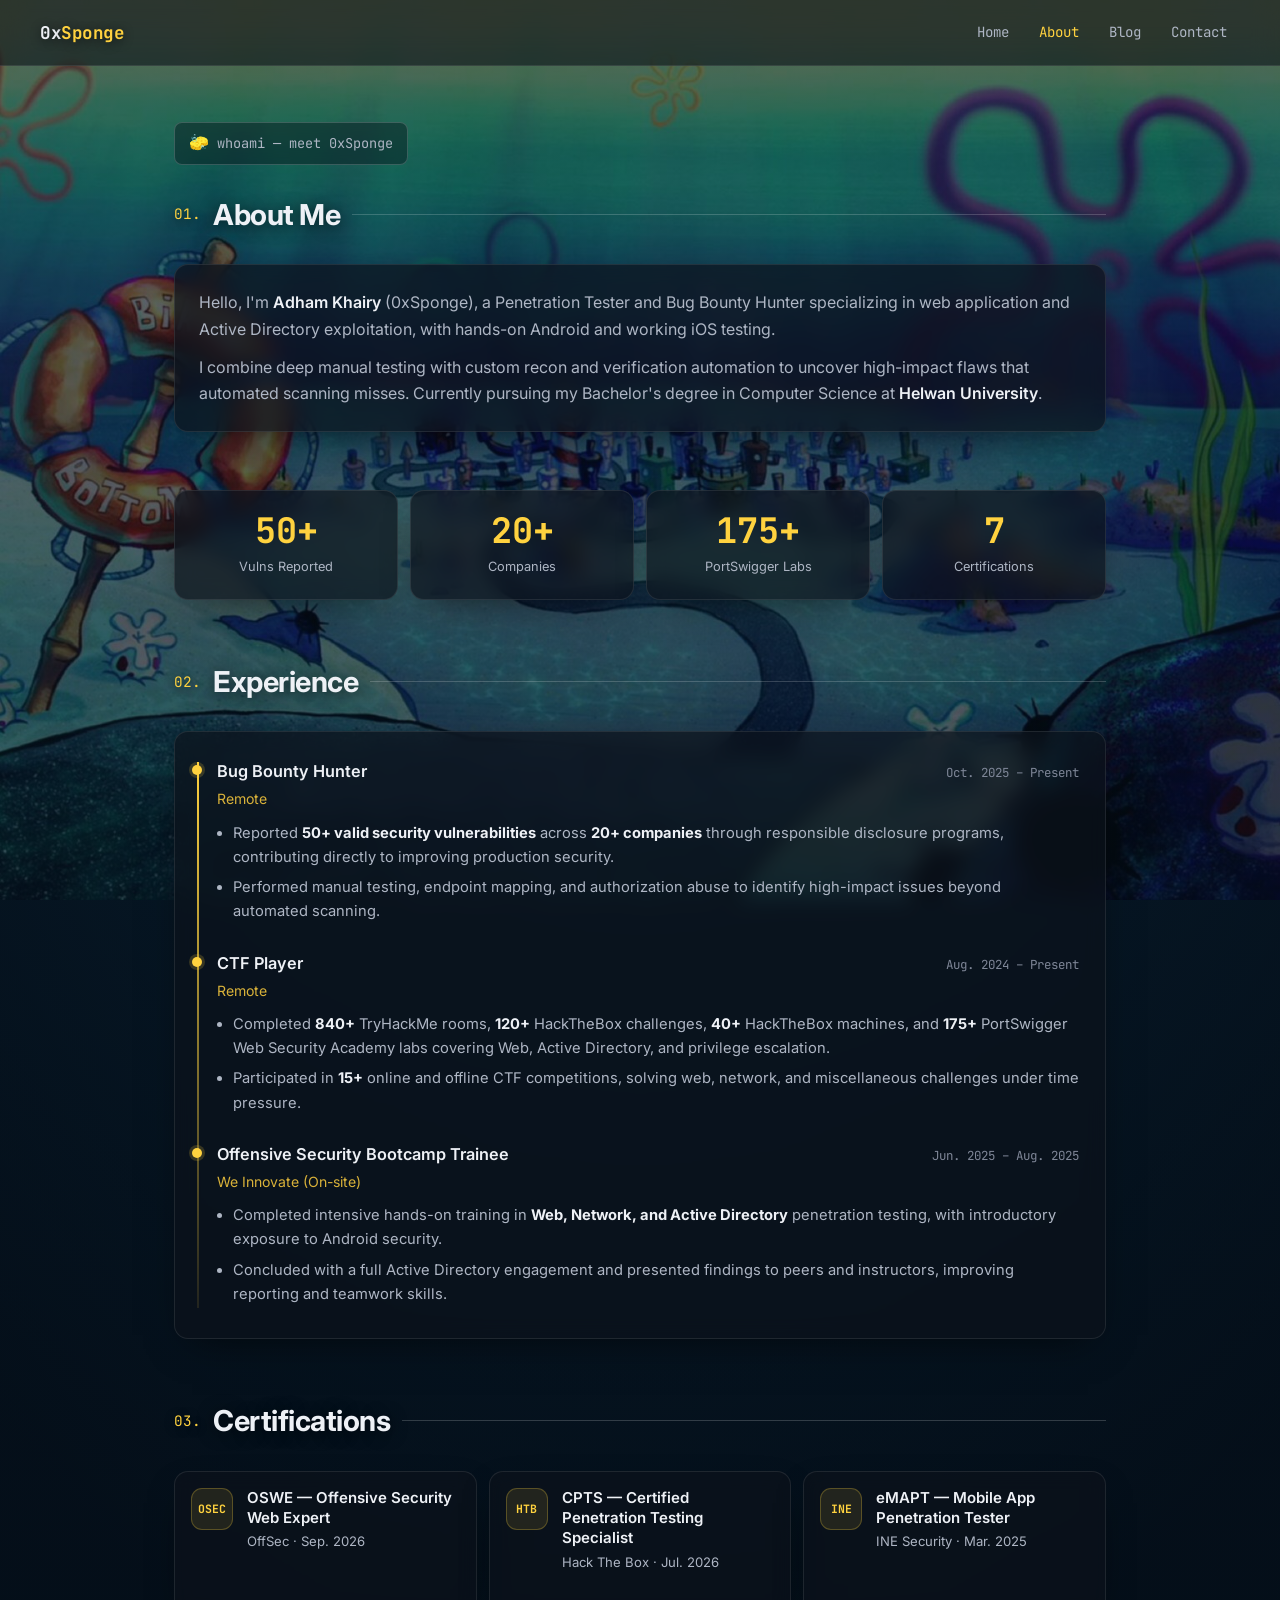
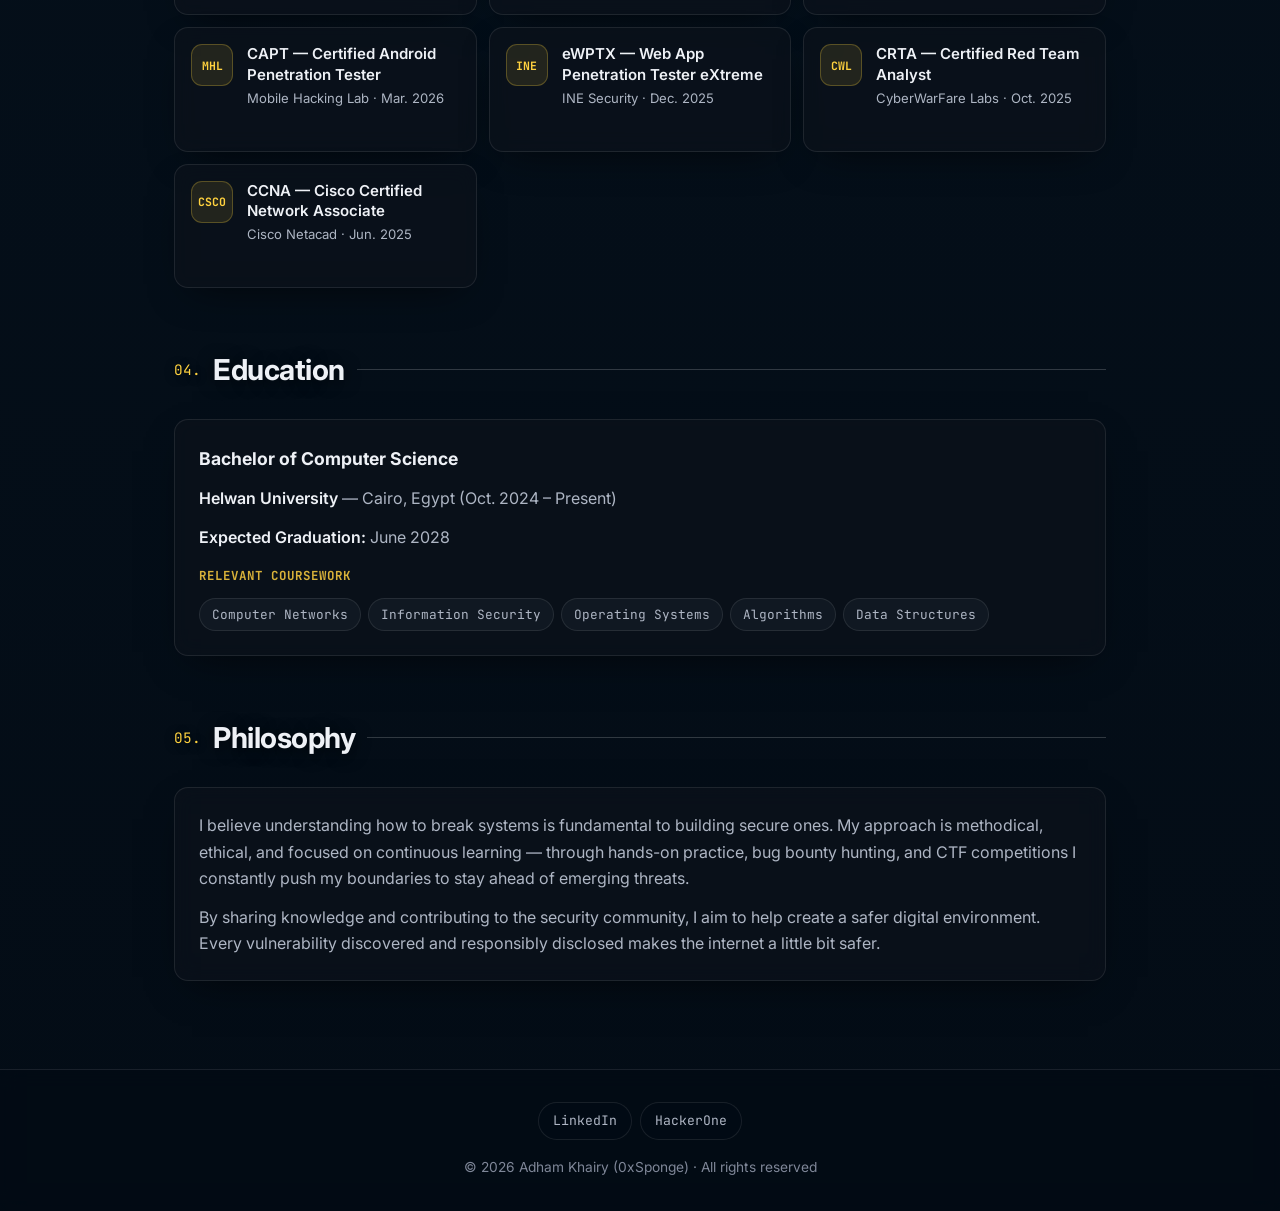
<file: about.html>
<!DOCTYPE html>
<html lang="en">
<head>
    <meta charset="UTF-8">
    <meta name="viewport" content="width=device-width, initial-scale=1.0">
    <title>About — Adham Khairy | 0xSponge</title>
    <meta name="description" content="Penetration Tester & Bug Bounty Hunter specializing in web application and Active Directory exploitation. Experience, skills, certifications and education.">
    <meta name="author" content="Adham Khairy">
    <meta property="og:title" content="About — Adham Khairy (0xSponge)">
    <meta property="og:description" content="Penetration Tester & Bug Bounty Hunter — web app & Active Directory exploitation.">
    <meta property="og:type" content="profile">
    <meta property="og:url" content="https://0xsponge.me/about.html">
    <meta name="twitter:card" content="summary">
    <link rel="icon" href="data:image/svg+xml,<svg xmlns='http://www.w3.org/2000/svg' viewBox='0 0 100 100'><text y='.9em' font-size='90'>🧽</text></svg>">
    <link rel="preconnect" href="https://fonts.googleapis.com">
    <link rel="preconnect" href="https://fonts.gstatic.com" crossorigin>
    <link href="https://fonts.googleapis.com/css2?family=Inter:wght@400;500;600;700&family=JetBrains+Mono:wght@400;500;700&display=swap" rel="stylesheet">
    <link rel="stylesheet" href="style.css">
</head>
<body>
    <header class="site-header">
        <a class="brand" href="index.html">0x<span>Sponge</span></a>
        <nav class="nav">
            <a href="index.html">Home</a>
            <a href="about.html" class="active">About</a>
            <a href="blog.html">Blog</a>
            <a href="contact.html">Contact</a>
        </nav>
    </header>

    <main>
        <div class="sign"><span class="emoji">🧽</span> whoami — meet 0xSponge</div>

        <section class="section reveal">
            <div class="section-head"><span class="idx">01.</span><h2>About Me</h2></div>
            <div class="card">
                <p>Hello, I'm <strong>Adham Khairy</strong> (0xSponge), a Penetration Tester and Bug Bounty Hunter specializing in web application and Active Directory exploitation, with hands-on Android and working iOS testing.</p>
                <p>I combine deep manual testing with custom recon and verification automation to uncover high-impact flaws that automated scanning misses. Currently pursuing my Bachelor's degree in Computer Science at <strong>Helwan University</strong>.</p>
            </div>
        </section>

        <section class="section reveal">
            <div class="stats">
                <div class="stat"><div class="num" data-count="50" data-suffix="+">0</div><div class="lbl">Vulns Reported</div></div>
                <div class="stat"><div class="num" data-count="20" data-suffix="+">0</div><div class="lbl">Companies</div></div>
                <div class="stat"><div class="num" data-count="175" data-suffix="+">0</div><div class="lbl">PortSwigger Labs</div></div>
                <div class="stat"><div class="num" data-count="7" data-suffix="">0</div><div class="lbl">Certifications</div></div>
            </div>
        </section>

        <section class="section reveal">
            <div class="section-head"><span class="idx">02.</span><h2>Experience</h2></div>
            <div class="timeline">
                <div class="tl-item">
                    <div class="tl-top">
                        <div>
                            <div class="tl-role">Bug Bounty Hunter</div>
                            <div class="tl-co">Remote</div>
                        </div>
                        <div class="tl-date">Oct. 2025 – Present</div>
                    </div>
                    <ul>
                        <li>Reported <strong>50+ valid security vulnerabilities</strong> across <strong>20+ companies</strong> through responsible disclosure programs, contributing directly to improving production security.</li>
                        <li>Performed manual testing, endpoint mapping, and authorization abuse to identify high-impact issues beyond automated scanning.</li>
                    </ul>
                </div>

                <div class="tl-item">
                    <div class="tl-top">
                        <div>
                            <div class="tl-role">CTF Player</div>
                            <div class="tl-co">Remote</div>
                        </div>
                        <div class="tl-date">Aug. 2024 – Present</div>
                    </div>
                    <ul>
                        <li>Completed <strong>840+</strong> TryHackMe rooms, <strong>120+</strong> HackTheBox challenges, <strong>40+</strong> HackTheBox machines, and <strong>175+</strong> PortSwigger Web Security Academy labs covering Web, Active Directory, and privilege escalation.</li>
                        <li>Participated in <strong>15+</strong> online and offline CTF competitions, solving web, network, and miscellaneous challenges under time pressure.</li>
                    </ul>
                </div>

                <div class="tl-item">
                    <div class="tl-top">
                        <div>
                            <div class="tl-role">Offensive Security Bootcamp Trainee</div>
                            <div class="tl-co">We Innovate (On-site)</div>
                        </div>
                        <div class="tl-date">Jun. 2025 – Aug. 2025</div>
                    </div>
                    <ul>
                        <li>Completed intensive hands-on training in <strong>Web, Network, and Active Directory</strong> penetration testing, with introductory exposure to Android security.</li>
                        <li>Concluded with a full Active Directory engagement and presented findings to peers and instructors, improving reporting and teamwork skills.</li>
                    </ul>
                </div>
            </div>
        </section>

        <section class="section reveal">
            <div class="section-head"><span class="idx">03.</span><h2>Certifications</h2></div>
            <div class="cert-grid">
                <a class="cert" href="https://credentials.offsec.com/3c76ac7f-7184-4783-8e33-1a163797fd9b#acc.L3bFrm2Q" target="_blank" rel="noopener"><div class="ic">OSEC</div><div><div class="t">OSWE — Offensive Security Web Expert</div><div class="m">OffSec · Sep. 2026</div><div class="v">Verify ↗</div></div></a>
                <a class="cert" href="https://www.credly.com/badges/818cff47-5a08-4c5f-b8f8-60055a5fbb63/public_url" target="_blank" rel="noopener"><div class="ic">HTB</div><div><div class="t">CPTS — Certified Penetration Testing Specialist</div><div class="m">Hack The Box · Jul. 2026</div><div class="v">Verify ↗</div></div></a>
                <a class="cert" href="https://www.credential.net/57c2de52-0dad-4324-aeab-451e9eae8228" target="_blank" rel="noopener"><div class="ic">INE</div><div><div class="t">eMAPT — Mobile App Penetration Tester</div><div class="m">INE Security · Mar. 2025</div><div class="v">Verify ↗</div></div></a>
                <a class="cert" href="https://credsverse.com/credentials/36116ce9-d815-4f2f-a90c-cfe0577c1036" target="_blank" rel="noopener"><div class="ic">MHL</div><div><div class="t">CAPT — Certified Android Penetration Tester</div><div class="m">Mobile Hacking Lab · Mar. 2026</div><div class="v">Verify ↗</div></div></a>
                <a class="cert" href="https://www.credential.net/ad3e8ef2-19d2-4d1b-bc02-c2e8390d5510" target="_blank" rel="noopener"><div class="ic">INE</div><div><div class="t">eWPTX — Web App Penetration Tester eXtreme</div><div class="m">INE Security · Dec. 2025</div><div class="v">Verify ↗</div></div></a>
                <a class="cert" href="https://labs.cyberwarfare.live/credential/achievement/6902602cb92934ef2adb895a" target="_blank" rel="noopener"><div class="ic">CWL</div><div><div class="t">CRTA — Certified Red Team Analyst</div><div class="m">CyberWarFare Labs · Oct. 2025</div><div class="v">Verify ↗</div></div></a>
                <a class="cert" href="https://www.credly.com/badges/6d32e50c-95d3-460f-b832-674f7d7b16db/public_url" target="_blank" rel="noopener"><div class="ic">CSCO</div><div><div class="t">CCNA — Cisco Certified Network Associate</div><div class="m">Cisco Netacad · Jun. 2025</div><div class="v">Verify ↗</div></div></a>
            </div>
        </section>

        <section class="section reveal">
            <div class="section-head"><span class="idx">04.</span><h2>Education</h2></div>
            <div class="card">
                <h3>Bachelor of Computer Science</h3>
                <p><strong>Helwan University</strong> — Cairo, Egypt (Oct. 2024 – Present)</p>
                <p><strong>Expected Graduation:</strong> June 2028</p>
                <div class="skill-group" style="margin-top:16px;">
                    <h4>Relevant Coursework</h4>
                    <div class="chips">
                        <span class="chip">Computer Networks</span>
                        <span class="chip">Information Security</span>
                        <span class="chip">Operating Systems</span>
                        <span class="chip">Algorithms</span>
                        <span class="chip">Data Structures</span>
                    </div>
                </div>
            </div>
        </section>

        <section class="section reveal">
            <div class="section-head"><span class="idx">05.</span><h2>Philosophy</h2></div>
            <div class="card">
                <p>I believe understanding how to break systems is fundamental to building secure ones. My approach is methodical, ethical, and focused on continuous learning — through hands-on practice, bug bounty hunting, and CTF competitions I constantly push my boundaries to stay ahead of emerging threats.</p>
                <p>By sharing knowledge and contributing to the security community, I aim to help create a safer digital environment. Every vulnerability discovered and responsibly disclosed makes the internet a little bit safer.</p>
            </div>
        </section>
    </main>

    <footer class="site-footer">
        <div class="socials">
            <a href="https://www.linkedin.com/in/0xsponge/" target="_blank" rel="noopener" aria-label="LinkedIn profile">LinkedIn</a>
            <a href="https://hackerone.com/0xadham?type=user" target="_blank" rel="noopener" aria-label="HackerOne profile">HackerOne</a>
        </div>
        <p>© 2026 Adham Khairy (0xSponge) · All rights reserved</p>
    </footer>

    <script src="app.js"></script>
</body>
</html>
</file>
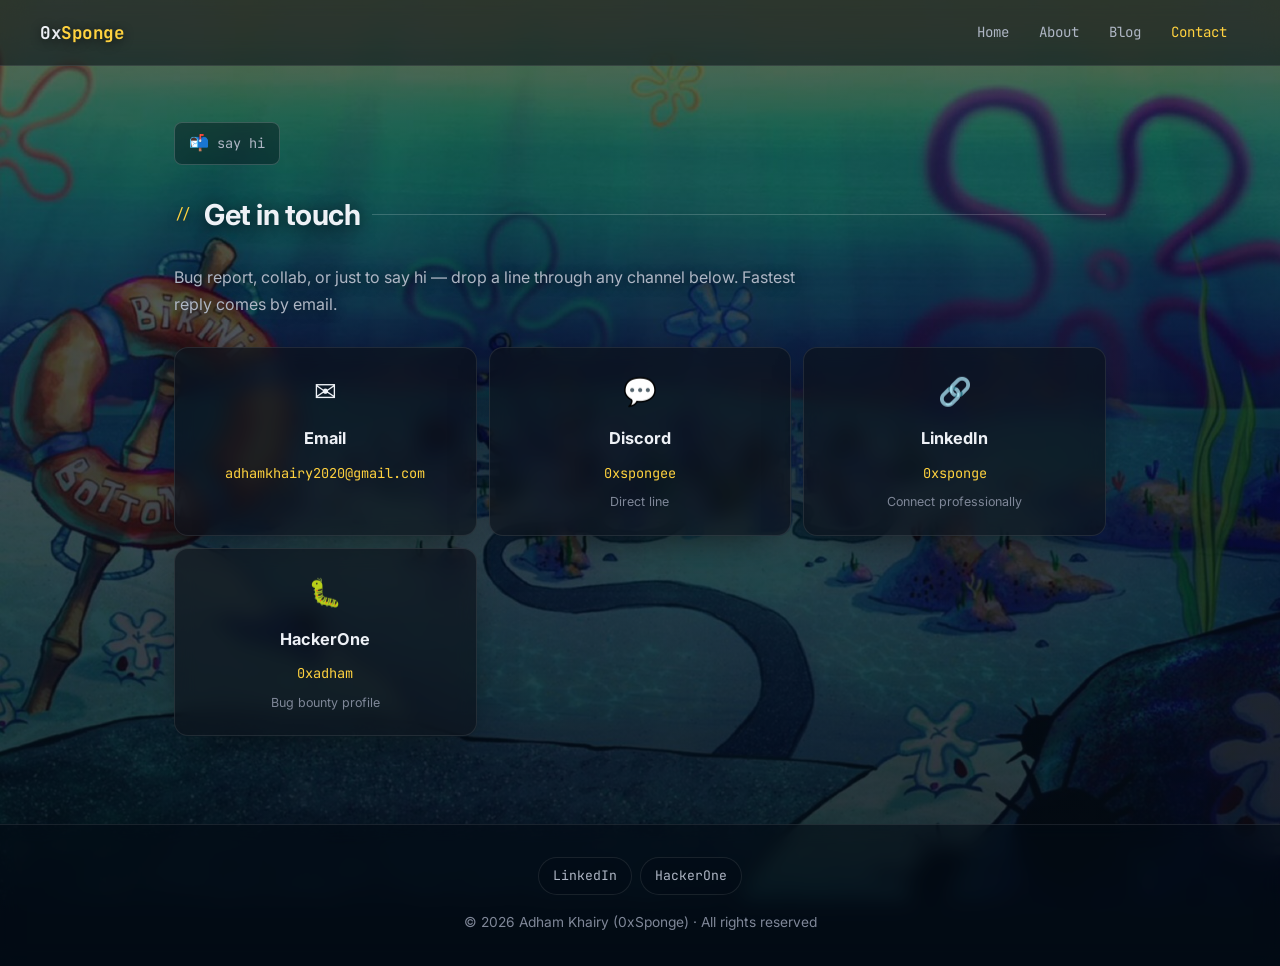
<file: contact.html>
<!DOCTYPE html>
<html lang="en">
<head>
    <meta charset="UTF-8">
    <meta name="viewport" content="width=device-width, initial-scale=1.0">
    <title>Contact — Adham Khairy | 0xSponge</title>
    <meta name="description" content="Get in touch with Adham Khairy (0xSponge) — Penetration Tester & Bug Bounty Hunter. Email, Discord, LinkedIn and HackerOne.">
    <meta name="author" content="Adham Khairy">
    <meta property="og:title" content="Contact — 0xSponge">
    <meta property="og:description" content="Get in touch with Adham Khairy — Penetration Tester & Bug Bounty Hunter.">
    <meta property="og:type" content="website">
    <meta property="og:url" content="https://0xsponge.me/contact.html">
    <meta name="twitter:card" content="summary">
    <link rel="icon" href="data:image/svg+xml,<svg xmlns='http://www.w3.org/2000/svg' viewBox='0 0 100 100'><text y='.9em' font-size='90'>🧽</text></svg>">
    <link rel="preconnect" href="https://fonts.googleapis.com">
    <link rel="preconnect" href="https://fonts.gstatic.com" crossorigin>
    <link href="https://fonts.googleapis.com/css2?family=Inter:wght@400;500;600;700&family=JetBrains+Mono:wght@400;500;700&display=swap" rel="stylesheet">
    <link rel="stylesheet" href="style.css">
</head>
<body>
    <header class="site-header">
        <a class="brand" href="index.html">0x<span>Sponge</span></a>
        <nav class="nav">
            <a href="index.html">Home</a>
            <a href="about.html">About</a>
            <a href="blog.html">Blog</a>
            <a href="contact.html" class="active">Contact</a>
        </nav>
    </header>

    <main>
        <div class="sign"><span class="emoji">📬</span> say hi</div>

        <section class="section reveal">
            <div class="section-head"><span class="idx">//</span><h2>Get in touch</h2></div>
            <p class="page-intro">Bug report, collab, or just to say hi — drop a line through any channel below. Fastest reply comes by email.</p>

            <div class="contact-grid">
                <div class="contact-card">
                    <div class="ic">✉️</div>
                    <h3>Email</h3>
                    <a href="mailto:adhamkhairy2020@gmail.com">adhamkhairy2020@gmail.com</a>
                </div>

                <div class="contact-card">
                    <div class="ic">💬</div>
                    <h3>Discord</h3>
                    <span class="handle">0xspongee</span>
                    <p class="note">Direct line</p>
                </div>

                <div class="contact-card">
                    <div class="ic">🔗</div>
                    <h3>LinkedIn</h3>
                    <a href="https://www.linkedin.com/in/0xsponge/" target="_blank" rel="noopener">0xsponge</a>
                    <p class="note">Connect professionally</p>
                </div>



                <div class="contact-card">
                    <div class="ic">🐛</div>
                    <h3>HackerOne</h3>
                    <a href="https://hackerone.com/0xadham?type=user" target="_blank" rel="noopener">0xadham</a>
                    <p class="note">Bug bounty profile</p>
                </div>
            </div>
        </section>
    </main>

    <footer class="site-footer">
        <div class="socials">
            <a href="https://www.linkedin.com/in/0xsponge/" target="_blank" rel="noopener" aria-label="LinkedIn profile">LinkedIn</a>
            <a href="https://hackerone.com/0xadham?type=user" target="_blank" rel="noopener" aria-label="HackerOne profile">HackerOne</a>
        </div>
        <p>© 2026 Adham Khairy (0xSponge) · All rights reserved</p>
    </footer>

    <script src="app.js"></script>
</body>
</html>
</file>
<file: style.css>
/* ============================================================
   0xSponge — Bikini Bottom photo background + dark glass
   background photo lives at repo root: bikini-bottom.jpg
   ============================================================ */

:root {
    --overlay-1: rgba(5, 16, 27, 0.62);
    --overlay-2: rgba(3, 11, 20, 0.86);
    --glass:     rgba(13, 19, 27, 0.68);
    --glass-2:   rgba(20, 28, 38, 0.72);
    --border:    rgba(255, 255, 255, 0.09);
    --border-2:  rgba(255, 255, 255, 0.18);
    --text:      #eef1f6;
    --muted:     #aeb6c4;
    --faint:     #7f8798;
    --accent:    #ffd23f;   /* sponge yellow */
    --accent-dim:#d9b23a;

    --radius: 14px;
    --maxw:   980px;
    --mono:   'JetBrains Mono', ui-monospace, 'Courier New', monospace;
    --sans:   'Inter', system-ui, -apple-system, sans-serif;
}

* { margin: 0; padding: 0; box-sizing: border-box; }
html { scroll-behavior: smooth; }

body {
    font-family: var(--sans);
    color: var(--text);
    line-height: 1.65;
    min-height: 100vh;
    display: flex;
    flex-direction: column;
    -webkit-font-smoothing: antialiased;
    overflow-x: hidden;

    /* the real Bikini Bottom photo, darkened for readability */
    background:
        linear-gradient(180deg, var(--overlay-1), var(--overlay-2)),
        url('bikini-bottom.jpg') center center / cover no-repeat fixed,
        radial-gradient(120% 90% at 50% 0%, #10496b, #061421 70%);
    background-blend-mode: normal;
}
/* fallback tint when the image is missing shows the radial gradient above */

a { color: inherit; }
::selection { background: var(--accent); color: #0d0e11; }

/* ============================================================
   HEADER / NAV
   ============================================================ */
.site-header {
    position: sticky;
    top: 0;
    z-index: 50;
    display: flex;
    align-items: center;
    justify-content: space-between;
    gap: 20px;
    padding: 14px clamp(16px, 5vw, 40px);
    background: rgba(4, 12, 20, 0.55);
    backdrop-filter: blur(12px);
    -webkit-backdrop-filter: blur(12px);
    border-bottom: 1px solid var(--border);
}
.brand {
    font-family: var(--mono);
    font-weight: 700;
    font-size: 1.1rem;
    letter-spacing: -0.5px;
    text-decoration: none;
    color: var(--text);
    text-shadow: 0 2px 10px rgba(0, 0, 0, 0.6);
}
.brand span { color: var(--accent); }
.nav { display: flex; gap: 4px; }
.nav a {
    font-family: var(--mono);
    color: var(--muted);
    text-decoration: none;
    font-size: 0.88rem;
    padding: 7px 13px;
    border-radius: 8px;
    transition: color 0.15s ease, background 0.15s ease;
}
.nav a:hover { color: var(--text); background: rgba(255, 255, 255, 0.08); }
.nav a.active { color: var(--accent); }

/* ============================================================
   HERO
   ============================================================ */
.hero {
    flex: 1;
    display: flex;
    flex-direction: column;
    align-items: center;
    justify-content: center;
    text-align: center;
    padding: 80px 20px 100px;
}
.eyebrow {
    font-family: var(--mono);
    font-size: 0.82rem;
    color: var(--muted);
    padding: 7px 16px;
    border: 1px solid var(--border-2);
    border-radius: 100px;
    background: rgba(4, 12, 20, 0.4);
    backdrop-filter: blur(6px);
    -webkit-backdrop-filter: blur(6px);
    margin-bottom: 28px;
}
.hero h1 {
    font-size: clamp(2.8rem, 9vw, 5rem);
    font-weight: 700;
    letter-spacing: -2px;
    line-height: 1;
    margin-bottom: 18px;
    text-shadow: 0 4px 26px rgba(0, 0, 0, 0.65);
}
.hero h1 .grad { color: var(--accent); }
.type-line {
    font-family: var(--mono);
    font-size: clamp(1rem, 3vw, 1.4rem);
    color: #e6e9f0;
    min-height: 1.9rem;
    margin-bottom: 22px;
    text-shadow: 0 2px 14px rgba(0, 0, 0, 0.7);
}
.type-line .cursor {
    display: inline-block;
    width: 8px;
    height: 1.05em;
    background: var(--accent);
    margin-left: 2px;
    vertical-align: text-bottom;
    animation: blink 1.1s step-end infinite;
}
@keyframes blink { 50% { opacity: 0; } }

.hero .sub {
    color: #dfe4ee;
    max-width: 560px;
    font-size: 1.04rem;
    margin-bottom: 32px;
    text-shadow: 0 2px 14px rgba(0, 0, 0, 0.7);
}
.hero-actions { display: flex; gap: 12px; flex-wrap: wrap; justify-content: center; }

/* ============================================================
   BUTTONS
   ============================================================ */
.btn {
    display: inline-flex;
    align-items: center;
    gap: 8px;
    padding: 11px 22px;
    border-radius: 10px;
    font-family: var(--mono);
    font-weight: 500;
    font-size: 0.9rem;
    text-decoration: none;
    cursor: pointer;
    border: 1px solid var(--border-2);
    transition: border-color 0.15s ease, color 0.15s ease, background 0.15s ease, transform 0.15s ease;
}
.btn-primary { background: var(--accent); color: #0d0e11; border-color: var(--accent); font-weight: 600; }
.btn-primary:hover { background: #ffdd63; border-color: #ffdd63; transform: translateY(-2px); }
.btn-ghost { background: rgba(4, 12, 20, 0.5); color: var(--text); backdrop-filter: blur(6px); -webkit-backdrop-filter: blur(6px); }
.btn-ghost:hover { border-color: var(--accent); color: var(--accent); transform: translateY(-2px); }

/* ============================================================
   LAYOUT / SECTIONS
   ============================================================ */
main {
    flex: 1;
    width: 100%;
    max-width: var(--maxw);
    margin: 0 auto;
    padding: 56px clamp(16px, 5vw, 24px) 30px;
}
.section { margin-bottom: 58px; }
.section-head {
    display: flex;
    align-items: center;
    gap: 12px;
    margin-bottom: 26px;
}
.section-head .idx {
    font-family: var(--mono);
    font-size: 0.9rem;
    color: var(--accent);
    text-shadow: 0 2px 10px rgba(0, 0, 0, 0.6);
}
.section-head h2 {
    font-size: clamp(1.5rem, 4vw, 1.8rem);
    font-weight: 700;
    letter-spacing: -0.5px;
    white-space: nowrap;
    text-shadow: 0 2px 16px rgba(0, 0, 0, 0.65);
}
.section-head::after {
    content: "";
    flex: 1;
    height: 1px;
    background: var(--border-2);
}

.page-intro { color: var(--muted); max-width: 640px; margin-bottom: 30px; text-shadow: 0 2px 12px rgba(0, 0, 0, 0.6); }

/* ---- small mono sign ---- */
.sign {
    display: inline-flex;
    align-items: center;
    gap: 8px;
    font-family: var(--mono);
    font-size: 0.85rem;
    color: var(--muted);
    border: 1px solid var(--border-2);
    border-radius: 8px;
    padding: 7px 14px;
    margin-bottom: 26px;
    background: rgba(4, 12, 20, 0.4);
    backdrop-filter: blur(6px);
    -webkit-backdrop-filter: blur(6px);
}
.sign .emoji { font-size: 1rem; }

/* ============================================================
   GLASS CARD
   ============================================================ */
.card {
    background: var(--glass);
    border: 1px solid var(--border);
    border-radius: var(--radius);
    padding: 24px;
    backdrop-filter: blur(10px);
    -webkit-backdrop-filter: blur(10px);
    box-shadow: 0 14px 40px -18px rgba(0, 0, 0, 0.7);
    transition: border-color 0.15s ease;
}
.card:hover { border-color: var(--border-2); }
.card h3 { font-size: 1.1rem; margin-bottom: 12px; }
.card p { color: var(--muted); }
.card p + p { margin-top: 12px; }
.card strong { color: var(--text); font-weight: 600; }
.stack { display: flex; flex-direction: column; gap: 20px; }

/* ============================================================
   STATS
   ============================================================ */
.stats { display: grid; grid-template-columns: repeat(4, 1fr); gap: 12px; }
.stat {
    text-align: center;
    padding: 22px 12px;
    background: var(--glass);
    border: 1px solid var(--border);
    border-radius: var(--radius);
    backdrop-filter: blur(10px);
    -webkit-backdrop-filter: blur(10px);
    box-shadow: 0 14px 40px -18px rgba(0, 0, 0, 0.7);
    transition: border-color 0.15s ease, transform 0.15s ease;
}
.stat:hover { border-color: var(--border-2); transform: translateY(-3px); }
.stat .num {
    font-family: var(--mono);
    font-size: clamp(1.6rem, 5vw, 2.2rem);
    font-weight: 700;
    color: var(--accent);
    line-height: 1;
}
.stat .lbl { color: var(--muted); font-size: 0.8rem; margin-top: 8px; }

/* ============================================================
   TIMELINE
   ============================================================ */
.timeline {
    position: relative;
    padding: 26px 26px 26px 42px;
    background: var(--glass);
    border: 1px solid var(--border);
    border-radius: var(--radius);
    backdrop-filter: blur(10px);
    -webkit-backdrop-filter: blur(10px);
    box-shadow: 0 14px 40px -18px rgba(0, 0, 0, 0.7);
}
.timeline::before {
    content: "";
    position: absolute;
    left: 22px;
    top: 30px;
    bottom: 30px;
    width: 2px;
    background: linear-gradient(var(--accent), rgba(255, 210, 63, 0.1));
}
.tl-item { position: relative; margin-bottom: 26px; }
.tl-item:last-child { margin-bottom: 0; }
.tl-item::before {
    content: "";
    position: absolute;
    left: -25px;
    top: 7px;
    width: 10px;
    height: 10px;
    border-radius: 50%;
    background: var(--accent);
    box-shadow: 0 0 0 3px rgba(255, 210, 63, 0.18);
}
.tl-top { display: flex; justify-content: space-between; align-items: baseline; flex-wrap: wrap; gap: 6px; }
.tl-role { font-weight: 600; font-size: 1.02rem; }
.tl-date { font-family: var(--mono); font-size: 0.78rem; color: var(--faint); }
.tl-co { color: var(--accent-dim); font-size: 0.88rem; margin-top: 2px; }
.tl-item ul { margin: 10px 0 0 16px; color: var(--muted); font-size: 0.92rem; }
.tl-item li { margin-bottom: 6px; }
.tl-item li strong { color: var(--text); }

/* ============================================================
   SKILLS / CHIPS
   ============================================================ */
.skill-group + .skill-group { margin-top: 20px; }
.skill-group h4 {
    font-family: var(--mono);
    font-size: 0.78rem;
    text-transform: uppercase;
    letter-spacing: 1px;
    color: var(--accent-dim);
    margin-bottom: 11px;
}
.chips { display: flex; flex-wrap: wrap; gap: 7px; }
.chip {
    font-family: var(--mono);
    font-size: 0.8rem;
    padding: 5px 12px;
    border-radius: 100px;
    background: var(--glass-2);
    border: 1px solid var(--border);
    color: var(--muted);
    transition: color 0.15s ease, border-color 0.15s ease;
}
.chip:hover { color: var(--accent); border-color: var(--border-2); }

/* ============================================================
   CERTIFICATIONS
   ============================================================ */
.cert-grid { display: grid; grid-template-columns: repeat(auto-fill, minmax(300px, 1fr)); gap: 12px; }
.cert {
    display: flex;
    gap: 14px;
    align-items: flex-start;
    padding: 16px;
    background: var(--glass);
    border: 1px solid var(--border);
    border-radius: var(--radius);
    backdrop-filter: blur(10px);
    -webkit-backdrop-filter: blur(10px);
    box-shadow: 0 14px 40px -18px rgba(0, 0, 0, 0.7);
    transition: border-color 0.15s ease, transform 0.15s ease;
}
.cert:hover { border-color: var(--border-2); transform: translateY(-2px); }
.cert .ic {
    flex-shrink: 0;
    width: 42px;
    height: 42px;
    border-radius: 11px;
    display: grid;
    place-items: center;
    font-family: var(--mono);
    font-weight: 700;
    font-size: 0.72rem;
    color: var(--accent);
    background: rgba(255, 210, 63, 0.1);
    border: 1px solid rgba(255, 210, 63, 0.25);
}
a.cert { text-decoration: none; color: inherit; }
.cert .t { font-weight: 600; font-size: 0.94rem; line-height: 1.35; }
.cert .m { color: var(--muted); font-size: 0.82rem; margin-top: 3px; }
.cert .v { font-family: var(--mono); font-size: 0.72rem; color: var(--accent); margin-top: 6px; opacity: 0; transition: opacity 0.15s ease; }
a.cert:hover .v { opacity: 1; }
a.cert:hover .ic { background: rgba(255, 210, 63, 0.2); }

/* ============================================================
   BLOG
   ============================================================ */
.blog-grid { display: grid; grid-template-columns: repeat(auto-fill, minmax(300px, 1fr)); gap: 16px; }
.blog-link { text-decoration: none; color: inherit; }
.blog-card {
    background: var(--glass);
    border: 1px solid var(--border);
    border-radius: var(--radius);
    padding: 16px;
    height: 100%;
    display: flex;
    flex-direction: column;
    backdrop-filter: blur(10px);
    -webkit-backdrop-filter: blur(10px);
    box-shadow: 0 14px 40px -18px rgba(0, 0, 0, 0.7);
    transition: border-color 0.15s ease, transform 0.15s ease;
}
.blog-link:hover .blog-card { border-color: var(--border-2); transform: translateY(-3px); }
.blog-card-thumbnail { width: 100%; height: 160px; object-fit: cover; border-radius: 10px; margin-bottom: 14px; border: 1px solid var(--border); }
.blog-title { font-size: 1.02rem; font-weight: 600; margin-bottom: 9px; line-height: 1.4; }
.blog-description {
    color: var(--muted); font-size: 0.88rem; flex-grow: 1;
    display: -webkit-box; -webkit-line-clamp: 3; -webkit-box-orient: vertical; overflow: hidden;
}
.blog-meta { display: flex; justify-content: space-between; align-items: center; margin-top: 14px; padding-top: 13px; border-top: 1px solid var(--border); gap: 10px; flex-wrap: wrap; }
.blog-date { font-family: var(--mono); color: var(--faint); font-size: 0.76rem; }
.blog-tags { display: flex; gap: 5px; flex-wrap: wrap; }
.blog-tag { font-family: var(--mono); background: var(--glass-2); color: var(--accent-dim); padding: 2px 9px; border-radius: 100px; font-size: 0.7rem; border: 1px solid var(--border); }

/* skeleton */
.skeleton-card { background: var(--glass); border: 1px solid var(--border); border-radius: var(--radius); padding: 16px; backdrop-filter: blur(10px); -webkit-backdrop-filter: blur(10px); }
.skeleton-thumb, .skeleton-line {
    background: linear-gradient(90deg, rgba(255,255,255,0.04) 25%, rgba(255,255,255,0.1) 50%, rgba(255,255,255,0.04) 75%);
    background-size: 200% 100%;
    animation: shimmer 1.4s infinite;
    border-radius: 8px;
}
.skeleton-thumb { width: 100%; height: 160px; margin-bottom: 14px; }
.skeleton-line { height: 12px; margin-bottom: 9px; border-radius: 100px; }
.skeleton-line.short { width: 55%; }
.skeleton-line.medium { width: 80%; }
.skeleton-line.full { width: 100%; }
@keyframes shimmer { 0% { background-position: -200% 0; } 100% { background-position: 200% 0; } }

.error-state {
    grid-column: 1 / -1;
    background: var(--glass);
    border: 1px solid var(--border);
    border-radius: var(--radius);
    padding: 22px;
    text-align: center;
    color: var(--muted);
    backdrop-filter: blur(10px);
    -webkit-backdrop-filter: blur(10px);
}
.error-state code { display: block; margin-top: 8px; font-family: var(--mono); font-size: 0.78rem; color: var(--faint); }
.error-state a { color: var(--accent); }

/* ============================================================
   POST (mirrored writeup)
   ============================================================ */
.back-link { font-family: var(--mono); font-size: 0.8rem; color: var(--muted); text-decoration: none; display: inline-block; margin-bottom: 18px; }
.back-link:hover { color: var(--accent); }

.post {
    background: var(--glass);
    border: 1px solid var(--border);
    border-radius: var(--radius);
    padding: 30px;
    backdrop-filter: blur(10px);
    -webkit-backdrop-filter: blur(10px);
    box-shadow: 0 14px 40px -18px rgba(0, 0, 0, 0.7);
}
.post-title { font-size: 1.85rem; line-height: 1.25; letter-spacing: -0.5px; }
.post-meta {
    display: flex; align-items: center; gap: 9px; flex-wrap: wrap;
    font-family: var(--mono); font-size: 0.78rem; color: var(--faint);
    margin-top: 12px; padding-bottom: 20px; border-bottom: 1px solid var(--border);
}

.post-body { margin-top: 24px; }
.post-body > :first-child { margin-top: 0; }
.post-body p { margin: 0 0 17px; color: #dfe4ec; }
.post-body h2, .post-body h3, .post-body h4 { margin: 32px 0 12px; line-height: 1.3; }
.post-body h2 { font-size: 1.34rem; }
.post-body h3 { font-size: 1.16rem; }
.post-body h4 { font-size: 1.02rem; color: var(--muted); }
.post-body a { color: var(--accent); text-decoration: underline; text-decoration-color: rgba(255, 210, 63, 0.4); }
.post-body strong { color: var(--text); }
.post-body ul, .post-body ol { margin: 0 0 17px; padding-left: 24px; color: #dfe4ec; }
.post-body li { margin-bottom: 7px; }
.post-body hr { border: none; border-top: 1px solid var(--border); margin: 30px 0; }

/* code blocks wear an editor frame; tokens are coloured at build time
   (scripts/build_blog.py), so nothing is re-parsed in the browser */
.code-block {
    margin: 0 0 20px;
    border: 1px solid rgba(255, 255, 255, 0.11);
    border-radius: 10px;
    overflow: hidden;
    background: #1e1e1e;
    box-shadow: 0 16px 42px -22px rgba(0, 0, 0, 0.9);
}
.code-bar {
    display: flex;
    align-items: center;
    gap: 10px;
    padding: 8px 12px;
    background: #323233;
    border-bottom: 1px solid rgba(0, 0, 0, 0.45);
}
.code-bar .dots { display: flex; gap: 6px; flex-shrink: 0; }
.code-bar .dots::before,
.code-bar .dots::after,
.code-bar .dots > i {
    content: '';
    width: 11px; height: 11px;
    border-radius: 50%;
    display: block;
}
.code-bar .dots::before { background: #ff5f57; box-shadow: 18px 0 0 #febc2e, 36px 0 0 #28c840; }
.code-bar .dots::after { display: none; }
.code-bar .dots { width: 47px; }

.code-lang {
    flex-grow: 1;
    font-family: var(--mono);
    font-size: 0.7rem;
    letter-spacing: 1px;
    text-transform: uppercase;
    color: #9aa2ad;
}
.code-copy {
    font-family: var(--mono);
    font-size: 0.68rem;
    letter-spacing: 0.6px;
    text-transform: uppercase;
    color: #9aa2ad;
    background: rgba(255, 255, 255, 0.06);
    border: 1px solid rgba(255, 255, 255, 0.12);
    border-radius: 5px;
    padding: 3px 9px;
    cursor: pointer;
    transition: color 0.15s ease, border-color 0.15s ease;
}
.code-copy:hover { color: var(--accent); border-color: var(--border-2); }
.code-copy.done { color: #28c840; border-color: rgba(40, 200, 64, 0.5); }

.code-block pre {
    font-family: var(--mono);
    font-size: 0.82rem;
    line-height: 1.65;
    background: #1e1e1e;
    margin: 0;
    padding: 15px 17px;
    overflow-x: auto;
    white-space: pre-wrap;
    word-break: break-word;
    color: #d4d4d4;
    tab-size: 4;
}

/* VS Code Dark+ token palette */
.t-cm { color: #6a9955; font-style: italic; }   /* comment */
.t-st { color: #ce9178; }                       /* string  */
.t-ur { color: #ce9178; text-decoration: underline dotted rgba(206, 145, 120, 0.4); }
.t-nu { color: #b5cea8; }                       /* number  */
.t-kw { color: #569cd6; }                       /* keyword */
.t-fn { color: #dcdcaa; }                       /* call    */
.t-at { color: #9cdcfe; }                       /* header  */
.t-op { color: #c8c8c8; }                       /* operator*/
.post-body code { font-family: var(--mono); font-size: 0.86em; }
.post-body p > code {
    background: rgba(2, 8, 15, 0.6);
    border: 1px solid var(--border);
    border-radius: 5px;
    padding: 1px 5px;
}
.post-body blockquote {
    margin: 0 0 17px;
    padding: 2px 0 2px 16px;
    border-left: 3px solid var(--accent-dim);
    color: var(--muted);
}
.post-body blockquote p:last-child { margin-bottom: 0; }

.post-body figure { margin: 0 0 22px; text-align: center; }
.post-body img {
    max-width: 100%;
    height: auto;
    display: block;
    margin: 0 auto;
    border-radius: 10px;
    border: 1px solid var(--border);
}
.post-body figcaption { font-size: 0.78rem; color: var(--faint); text-align: center; margin-top: 8px; }

.post-body table { width: 100%; border-collapse: collapse; margin: 0 0 17px; font-size: 0.88rem; }
.post-body th, .post-body td { border: 1px solid var(--border); padding: 8px 11px; text-align: left; }
.post-body th { background: var(--glass-2); }

.post-origin {
    margin-top: 30px; padding-top: 18px; border-top: 1px solid var(--border);
    font-family: var(--mono); font-size: 0.78rem; color: var(--faint);
}
.post-origin a { color: var(--accent); text-decoration: none; }

/* ============================================================
   HACKERONE BADGE
   HackerOne ships no embed of its own; the figures come from
   data/hackerone.json, refreshed daily by CI.
   ============================================================ */
.h1-badge {
    display: flex;
    align-items: center;
    gap: 16px;
    width: 440px;
    max-width: 100%;
    padding: 13px 18px;
    text-align: left;
    text-decoration: none;
    background: var(--glass);
    border: 1px solid var(--border);
    border-radius: 10px;
    backdrop-filter: blur(10px);
    -webkit-backdrop-filter: blur(10px);
    transition: border-color 0.15s ease, transform 0.15s ease;
}
.h1-badge:hover { border-color: var(--border-2); transform: translateY(-2px); }
.h1-badge img { width: 42px; height: 42px; border-radius: 50%; flex-shrink: 0; border: 1px solid var(--border); }
.h1-badge .who { flex-grow: 1; min-width: 0; white-space: nowrap; }
.h1-badge .handle { font-family: var(--mono); font-size: 0.86rem; color: var(--accent); }
.h1-badge .plat { font-size: 0.7rem; color: var(--faint); text-transform: uppercase; letter-spacing: 1px; }
.h1-badge .figs { display: flex; gap: 15px; flex-shrink: 0; }
.h1-badge .fig { text-align: center; }
.h1-badge .fig b { display: block; font-family: var(--mono); font-size: 0.92rem; color: var(--text); font-weight: 700; }
.h1-badge .fig span { font-size: 0.62rem; color: var(--faint); text-transform: uppercase; letter-spacing: 0.5px; }

/* ============================================================
   CONTACT
   ============================================================ */
.contact-grid { display: grid; grid-template-columns: repeat(auto-fit, minmax(230px, 1fr)); gap: 12px; }
.contact-card {
    background: var(--glass);
    border: 1px solid var(--border);
    border-radius: var(--radius);
    padding: 22px;
    text-align: center;
    backdrop-filter: blur(10px);
    -webkit-backdrop-filter: blur(10px);
    box-shadow: 0 14px 40px -18px rgba(0, 0, 0, 0.7);
    transition: border-color 0.15s ease, transform 0.15s ease;
}
.contact-card:hover { border-color: var(--border-2); transform: translateY(-3px); }
.contact-card .ic { font-size: 1.7rem; margin-bottom: 10px; }
.contact-card h3 { font-size: 1.02rem; margin-bottom: 7px; }
.contact-card a,
.contact-card .handle { font-family: var(--mono); font-size: 0.85rem; color: var(--accent); text-decoration: none; word-break: break-word; }
.contact-card .handle { display: inline-block; cursor: text; -webkit-user-select: all; user-select: all; }
.contact-card a:hover { text-decoration: underline; }
.contact-card .note { color: var(--faint); font-size: 0.78rem; margin-top: 7px; }

/* ============================================================
   FOOTER
   ============================================================ */
.site-footer {
    border-top: 1px solid var(--border);
    padding: 32px 20px;
    text-align: center;
    color: var(--faint);
    font-size: 0.86rem;
    background: rgba(3, 11, 20, 0.6);
    backdrop-filter: blur(10px);
    -webkit-backdrop-filter: blur(10px);
}
.socials { display: flex; gap: 8px; justify-content: center; flex-wrap: wrap; margin-bottom: 16px; }
.socials a {
    font-family: var(--mono);
    font-size: 0.82rem;
    padding: 7px 14px;
    border: 1px solid var(--border);
    border-radius: 100px;
    color: var(--muted);
    text-decoration: none;
    background: rgba(4, 12, 20, 0.4);
    transition: color 0.15s ease, border-color 0.15s ease;
}
.socials a:hover { color: var(--accent); border-color: var(--border-2); }
.site-footer p { color: var(--faint); }

.badge-row { display: flex; flex-direction: column; justify-content: center; align-items: center; gap: 14px; margin-top: 22px; }
.badge-row iframe { width: 330px; max-width: 100%; height: 96px; border: none; border-radius: 10px; overflow: hidden; }
.badge-row img { max-width: 100%; border-radius: 10px; display: block; }

/* ============================================================
   REVEAL
   ============================================================ */
.reveal { opacity: 0; transform: translateY(16px); transition: opacity 0.55s ease, transform 0.55s ease; }
.reveal.in { opacity: 1; transform: none; }
@media (prefers-reduced-motion: reduce) {
    .reveal { opacity: 1; transform: none; transition: none; }
    html { scroll-behavior: auto; }
}

/* ============================================================
   RESPONSIVE
   ============================================================ */
@media (max-width: 720px) {
    .stats { grid-template-columns: repeat(2, 1fr); }
    .site-header { padding: 12px 16px; }
    .tl-top { flex-direction: column; }
    .post { padding: 20px 17px; }
    .post-title { font-size: 1.45rem; }
    .code-block pre { font-size: 0.76rem; padding: 12px 13px; }
    .h1-badge { flex-wrap: wrap; justify-content: center; text-align: center; }
    .h1-badge .who { flex-basis: 100%; text-align: center; }
    body { background-attachment: scroll; }
}
</file>
